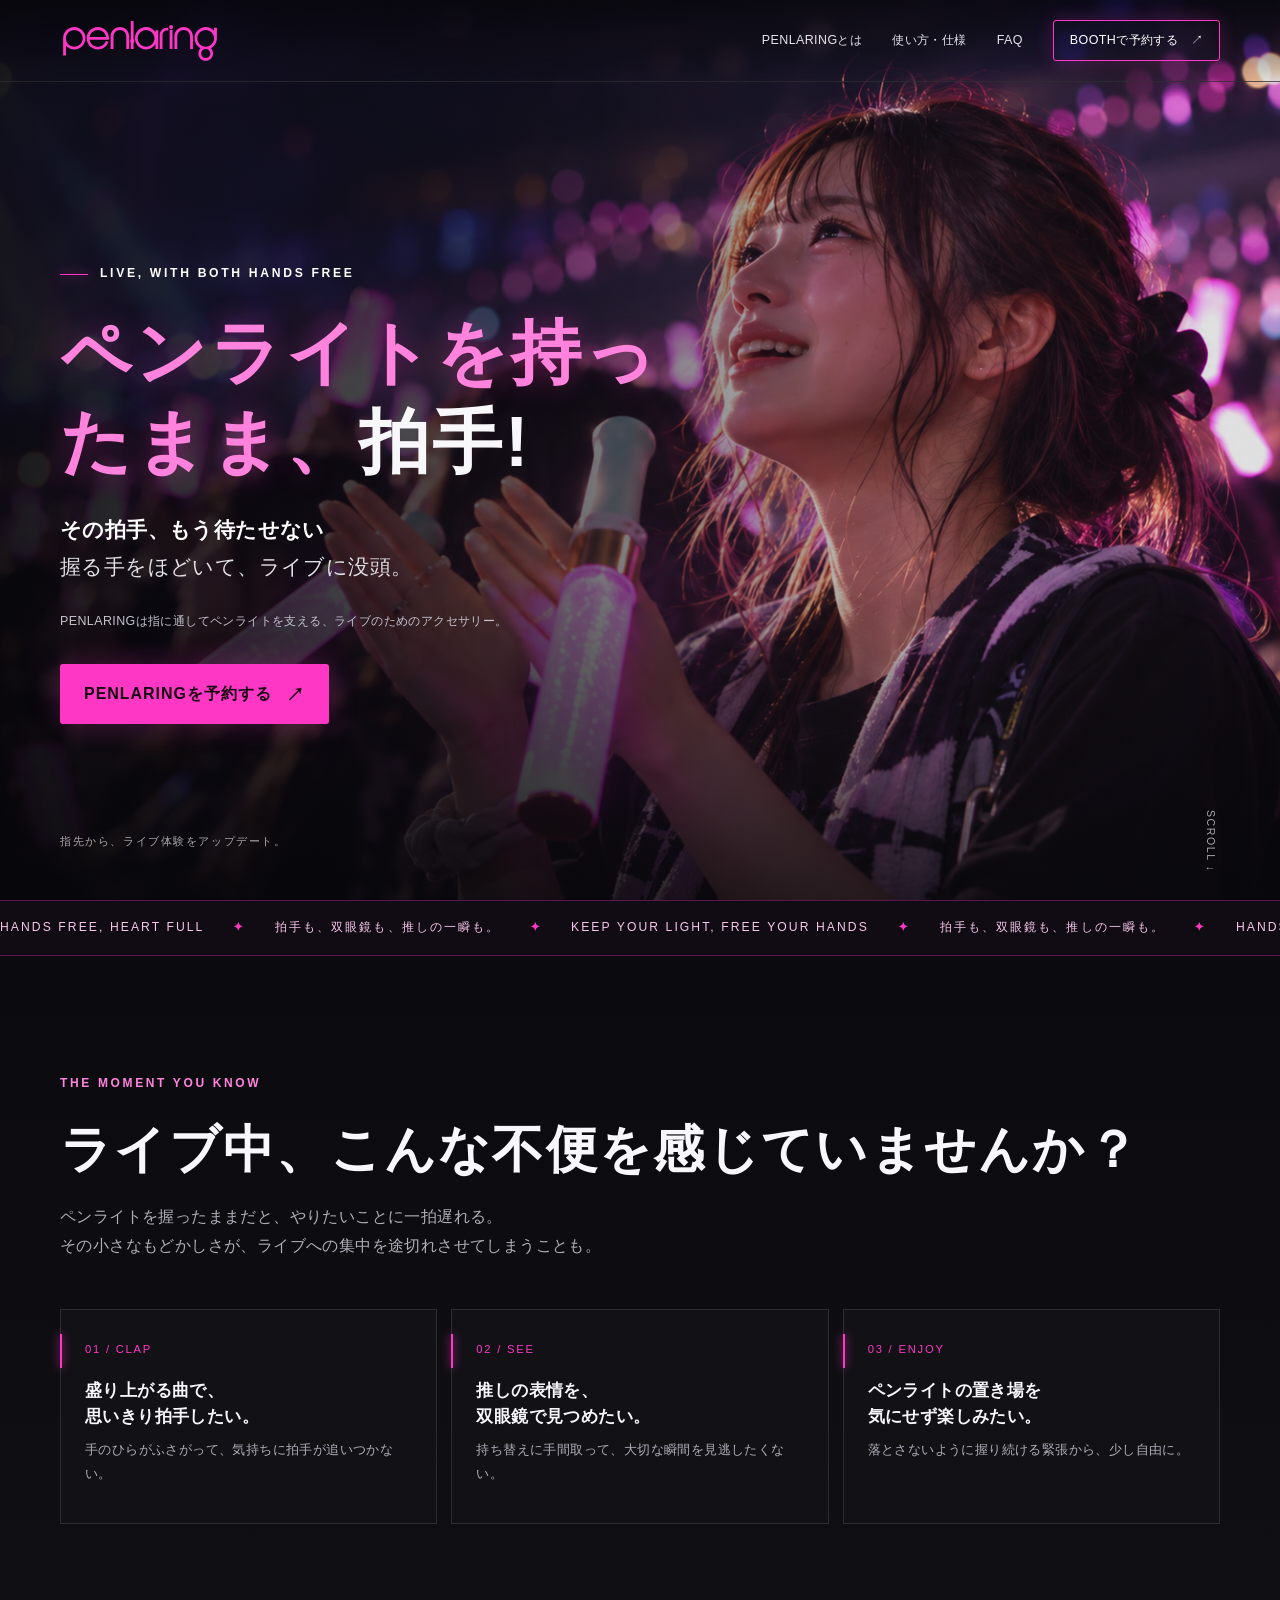
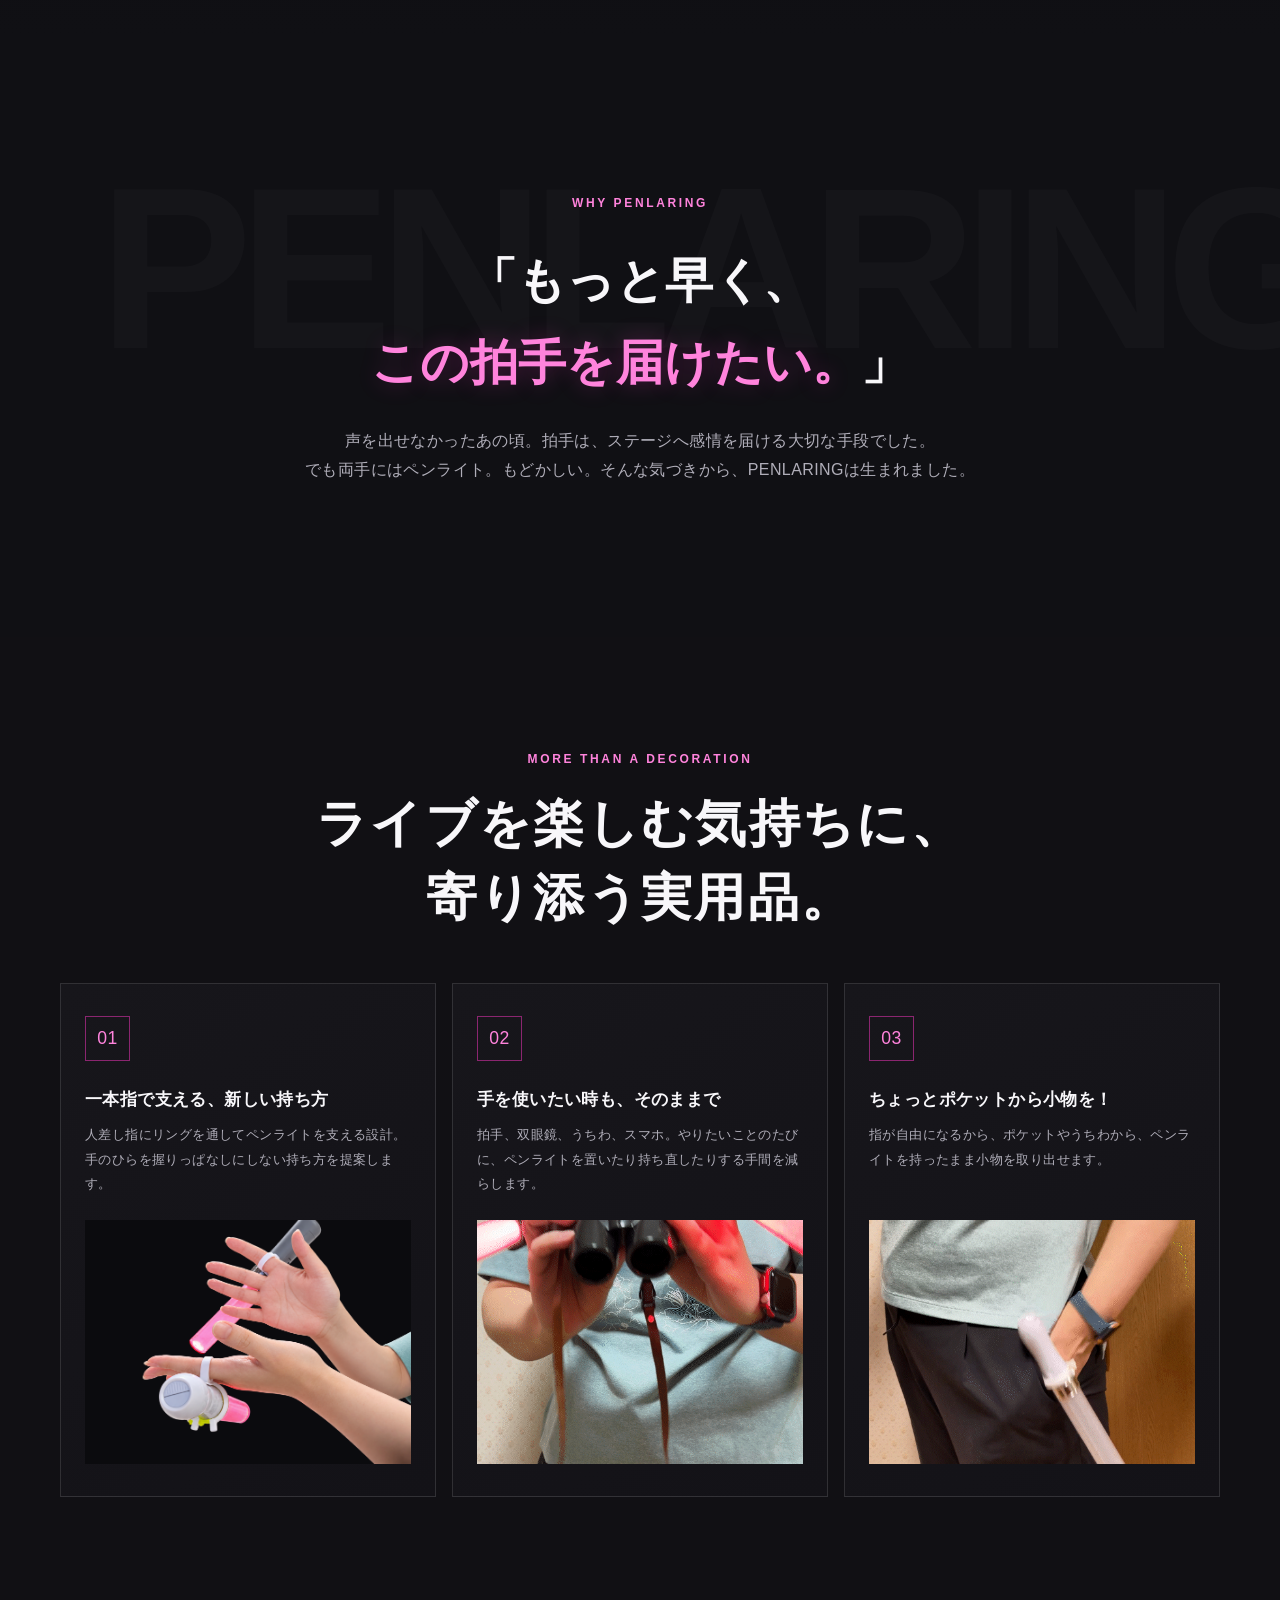
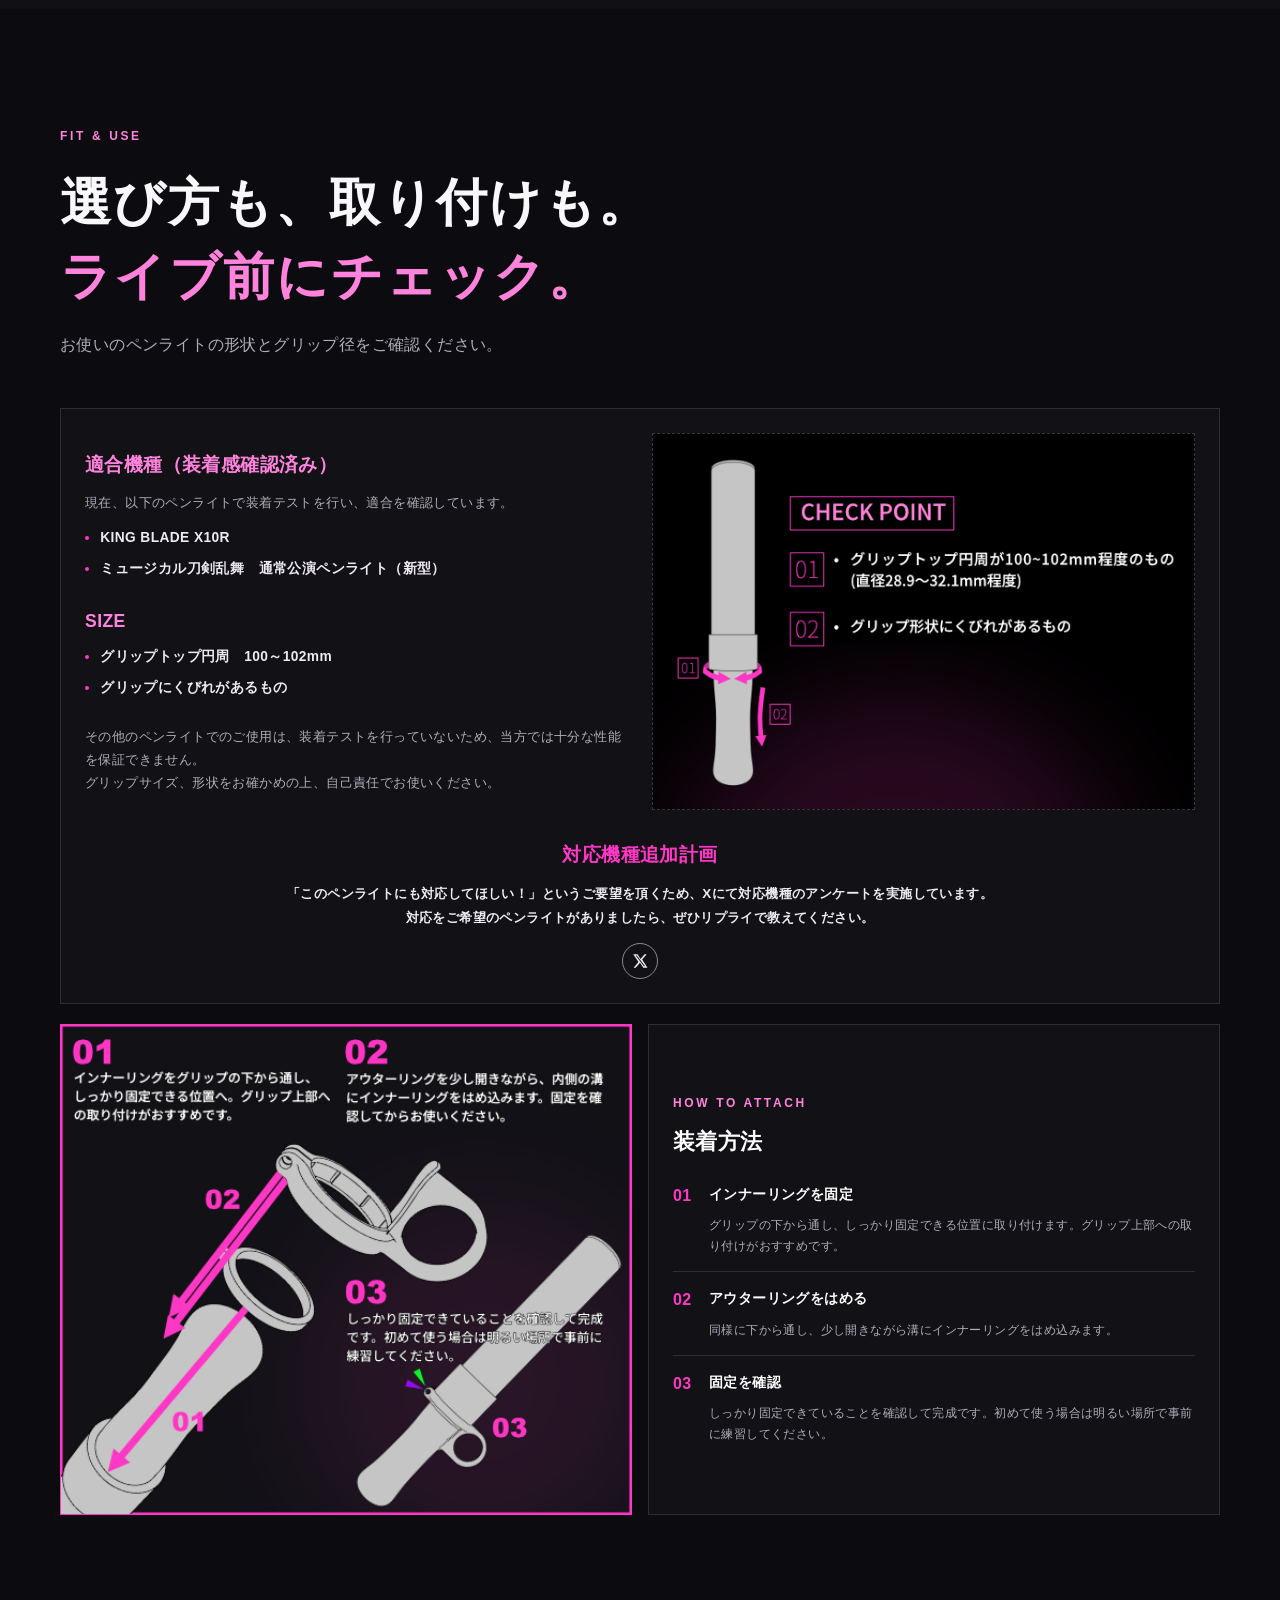
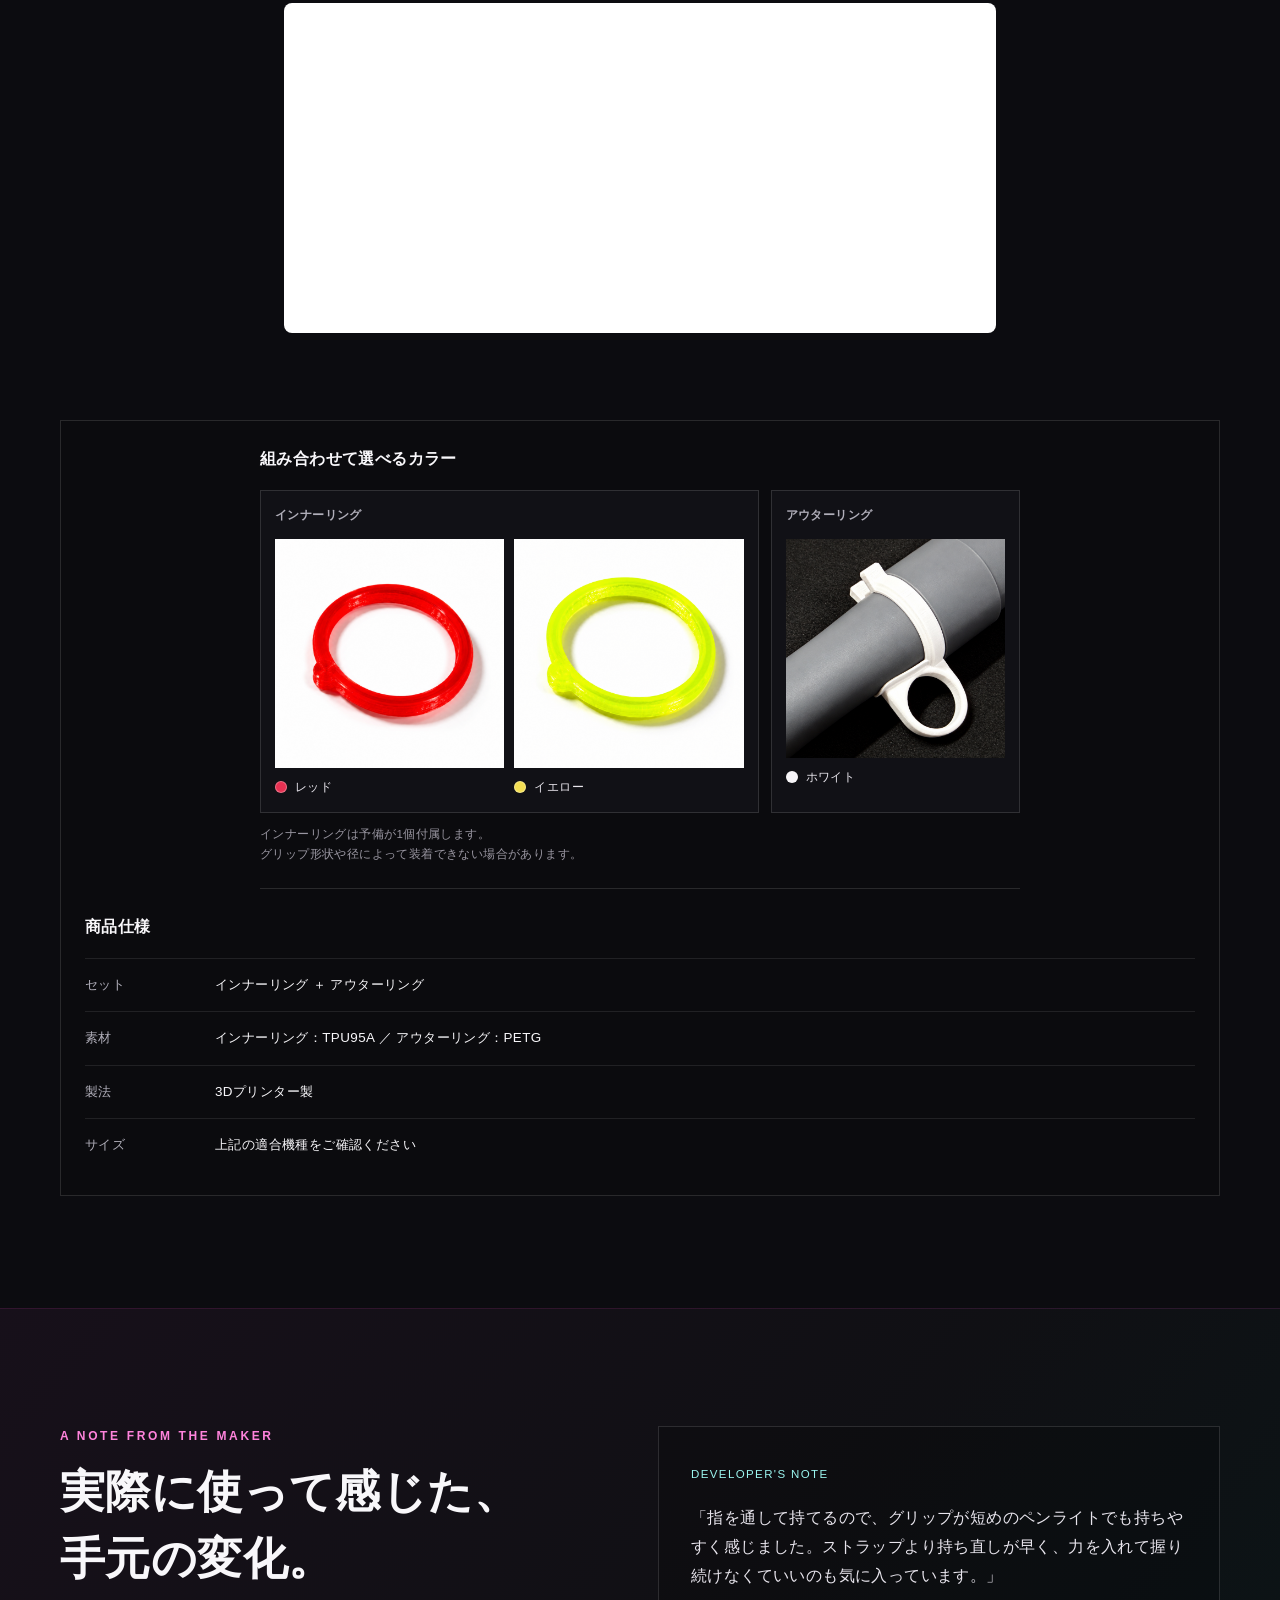
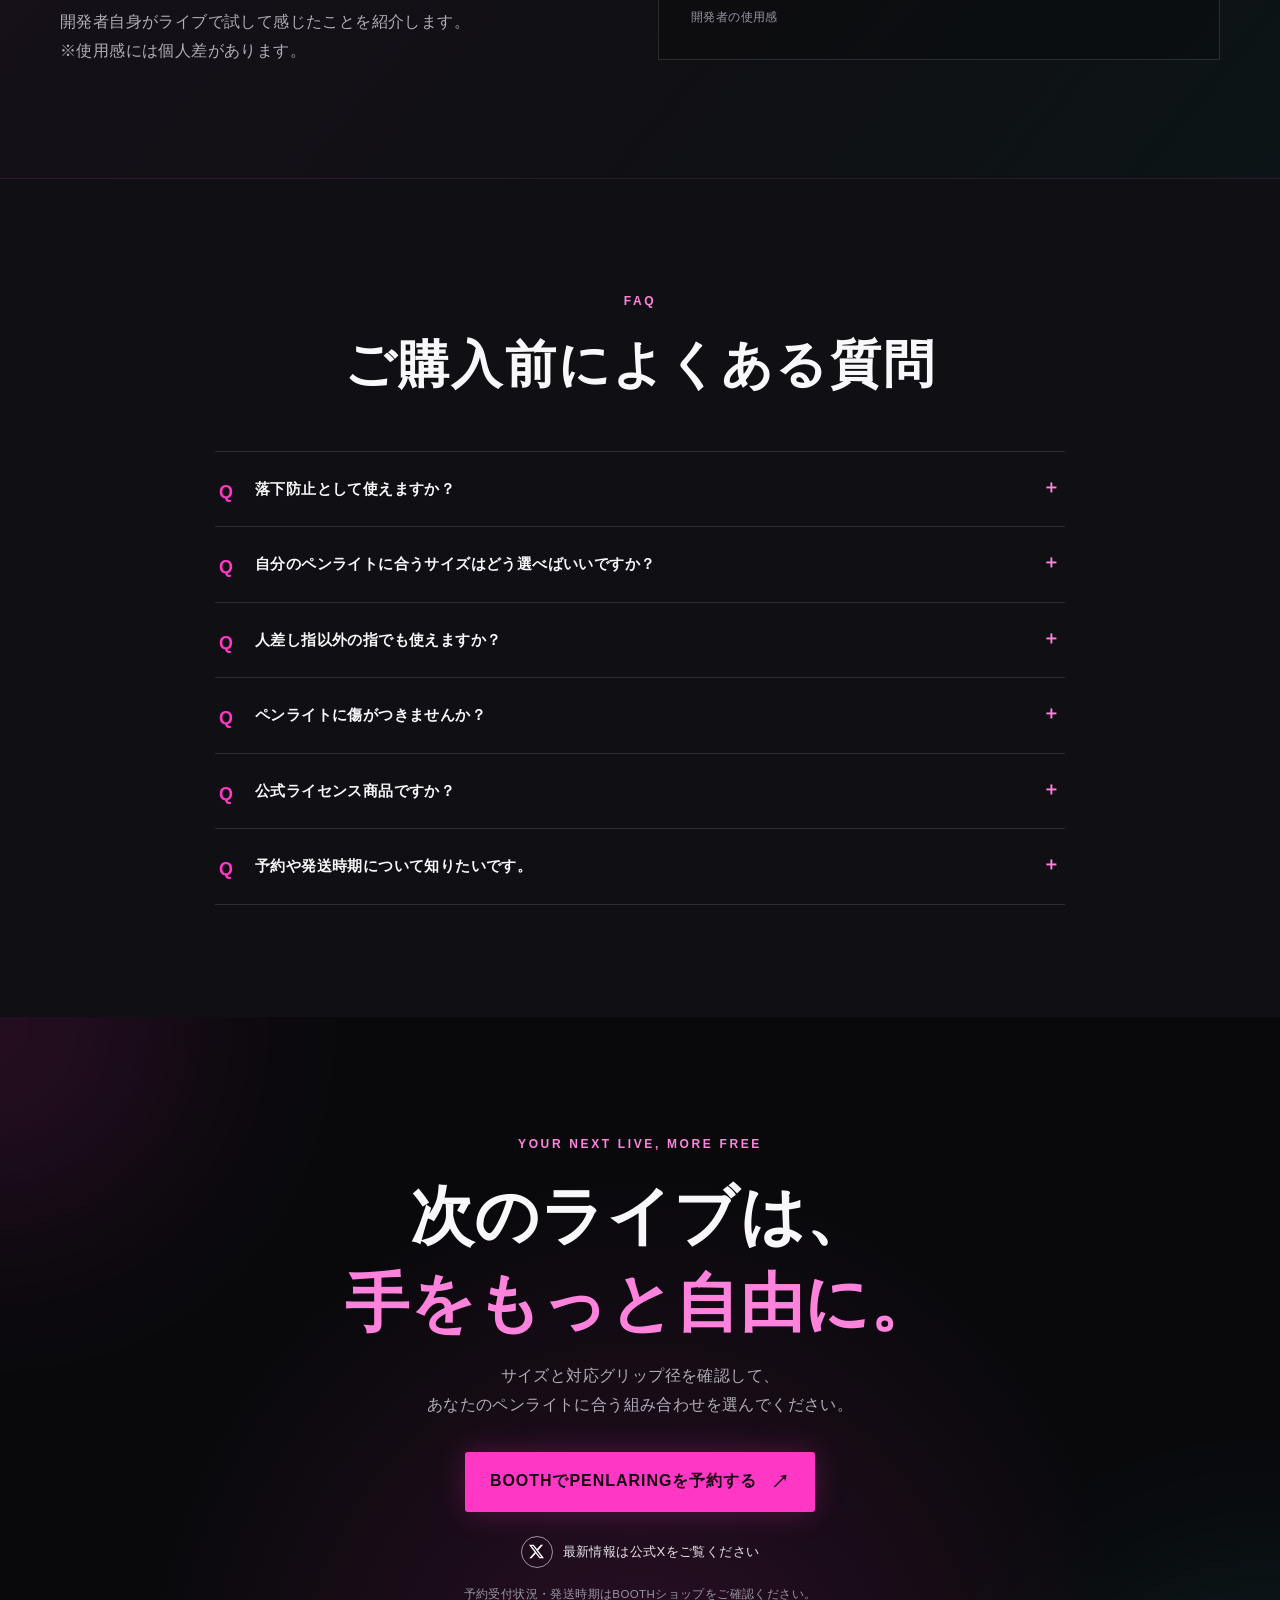
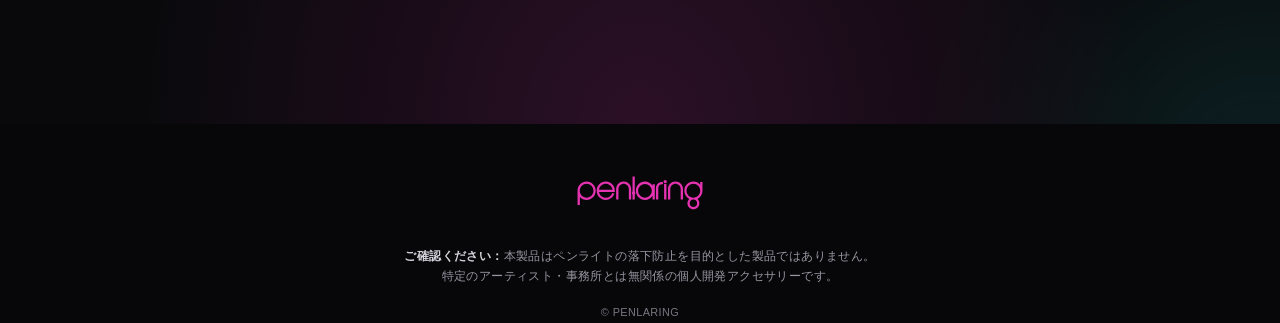
<file: index.html>
<!doctype html>
<html lang="ja">

<head>
  <!-- Google tag (gtag.js) -->
  <script async src="https://www.googletagmanager.com/gtag/js?id=G-Q7ZVG93JNR"></script>
  <script>
    window.dataLayer = window.dataLayer || [];
    function gtag() {dataLayer.push(arguments);}
    gtag('js', new Date());

    gtag('config', 'G-Q7ZVG93JNR');
  </script>
  <meta charset="utf-8">
  <meta name="viewport" content="width=device-width, initial-scale=1">
  <link rel="icon" type="image/png" sizes="16x16" href="assets/favicon-16.png">
  <link rel="icon" type="image/png" sizes="32x32" href="assets/favicon-32.png">
  <link rel="icon" type="image/png" sizes="48x48" href="assets/favicon-48.png">
  <link rel="canonical" href="https://shiba-design-rm.github.io/penlight-r-lp/">
  <meta name="theme-color" content="#08080b">
  <meta name="description" content="ペンライトを指で支えて、不便を解消。ライブをもっと自由に楽しむための実用アクセサリー、PENLARING。">
  <meta property="og:type" content="website">
  <meta property="og:site_name" content="PENLARING">
  <meta property="og:title" content="ペンライトを持ったまま拍手｜PENLARING">
  <meta property="og:description" content="ライブ中の拍手や双眼鏡など、ペンライトを持つ手の不便を減らすアクセサリー。">
  <meta property="og:url" content="https://shiba-design-rm.github.io/penlight-r-lp/">
  <meta property="og:image" content="https://shiba-design-rm.github.io/penlight-r-lp/assets/clap_sample.png">
  <meta property="og:image:alt" content="ペンライトを持ったまま拍手！PENLARING">
  <title>PENLARING｜ライブを快適にするペンライトアクセサリー</title>
  <link rel="stylesheet" href="assets/style.css">
</head>

<body>
  <header class="site-header">
    <div class="wrap header-inner">
      <a class="brand" href="#top" aria-label="PENLARING トップ"><img src="assets/penlarring-logo.svg" alt="PENLARING"></a>
      <nav class="nav" aria-label="ページ内ナビゲーション">
        <a href="#about">PENLARINGとは</a><a href="#how">使い方・仕様</a><a href="#faq">FAQ</a>
        <a class="nav-cta" href="https://navy-smith.booth.pm/">BOOTHで予約する　↗</a>
      </nav>
    </div>
  </header>

  <main id="top">
    <section class="hero" aria-label="PENLARING ファーストビュー">
      <div class="wrap">
        <div class="hero-content">
          <div class="hero-kicker">LIVE, WITH BOTH HANDS FREE</div>
          <h1><span class="accent">ペンライトを持ったまま、</span>拍手!</h1>
          <p class="hero-copy"><strong>その拍手、もう待たせない</strong><br>握る手をほどいて、ライブに没頭。</p>
          <p class="hero-note">PENLARINGは指に通してペンライトを支える、ライブのためのアクセサリー。</p>
          <a class="button button-primary" href="https://navy-smith.booth.pm/">PENLARINGを予約する <span
              class="arrow">↗</span></a>
        </div>
      </div>
      <div class="hero-foot"><span>指先から、ライブ体験をアップデート。</span><span>SCROLL ↓</span></div>
    </section>

    <div class="ticker" aria-hidden="true">
      <div class="ticker-inner">HANDS FREE, HEART FULL <b>✦</b> 拍手も、双眼鏡も、推しの一瞬も。 <b>✦</b> KEEP YOUR LIGHT, FREE YOUR
        HANDS <b>✦</b> 拍手も、双眼鏡も、推しの一瞬も。 <b>✦</b> HANDS FREE, HEART FULL <b>✦</b> 拍手も、双眼鏡も、推しの一瞬も。 <b>✦</b></div>
    </div>

    <section class="friction">
      <div class="wrap">
        <div class="section-head">
          <span class="eyebrow">THE MOMENT YOU KNOW</span>
          <h2>ライブ中、こんな不便を感じていませんか？</h2>
          <p>ペンライトを握ったままだと、やりたいことに一拍遅れる。<br>その小さなもどかしさが、ライブへの集中を途切れさせてしまうことも。</p>
        </div>
        <div class="pain-grid">
          <article class="pain-card"><span class="num">01 / CLAP</span>
            <h3>盛り上がる曲で、<br>思いきり拍手したい。</h3>
            <p>手のひらがふさがって、気持ちに拍手が追いつかない。</p>
          </article>
          <article class="pain-card"><span class="num">02 / SEE</span>
            <h3>推しの表情を、<br>双眼鏡で見つめたい。</h3>
            <p>持ち替えに手間取って、大切な瞬間を見逃したくない。</p>
          </article>
          <article class="pain-card"><span class="num">03 / ENJOY</span>
            <h3>ペンライトの置き場を<br>気にせず楽しみたい。</h3>
            <p>落とさないように握り続ける緊張から、少し自由に。</p>
          </article>
        </div>
        <!--
        <div class="reframe">
          <p>「持ち替える」ひと手間を、ライブの中からなくしたい。</p>
          <strong>ペンライトはそのまま。<span class="pink">手は、もっと自由に。</span></strong>
          <div class="youtube-video-slot" role="img" aria-label="YouTube動画埋め込みスペース"><span class="youtube-play-icon" aria-hidden="true">▶</span><span>YOUTUBE VIDEO</span></div>
        </div>
        -->
      </div>
    </section>

    <section class="origin">
      <div class="wrap origin-box">
        <span class="eyebrow">WHY PENLARING</span>
        <blockquote>「もっと早く、<br><span class="pink">この拍手を届けたい。</span>」</blockquote>
        <p>声を出せなかったあの頃。拍手は、ステージへ感情を届ける大切な手段でした。<br>でも両手にはペンライト。もどかしい。そんな気づきから、PENLARINGは生まれました。</p>
      </div>
    </section>

    <section class="benefits benefits--figma">
      <div class="wrap">
        <div class="section-head center" id="about">
          <span class="eyebrow">MORE THAN A DECORATION</span>
          <h2>ライブを楽しむ気持ちに、<br>寄り添う実用品。</h2>
        </div>
        <div class="benefit-list">
          <article class="benefit">
            <div class="icon">01</div>
            <h3>一本指で支える、新しい持ち方</h3>
            <p>人差し指にリングを通してペンライトを支える設計。手のひらを握りっぱなしにしない持ち方を提案します。</p><img class="benefit-photo-space"
              src="assets/benefit-grip.png" alt="人差し指にリングを通してペンライトを支える様子">
          </article>
          <article class="benefit">
            <div class="icon">02</div>
            <h3>手を使いたい時も、そのままで</h3>
            <p>拍手、双眼鏡、うちわ、スマホ。やりたいことのたびに、ペンライトを置いたり持ち直したりする手間を減らします。</p><img class="benefit-photo-space"
              src="assets/benefit-opera-glasses.gif" alt="ペンライトを持ちながら双眼鏡を使う様子">
          </article>
          <article class="benefit">
            <div class="icon">03</div>
            <h3>ちょっとポケットから小物を！</h3>
            <p>指が自由になるから、ポケットやうちわから、ペンライトを持ったまま小物を取り出せます。</p><img class="benefit-photo-space"
              src="assets/benefit-pocket.gif" alt="ペンライトを持ちながらポケットから小物を取り出す様子">
          </article>
        </div>
      </div>
    </section>

    <section class="how" id="how">
      <div class="wrap">
        <div class="section-head">
          <span class="eyebrow">FIT &amp; USE</span>
          <h2>選び方も、取り付けも。<br><span class="pink">ライブ前にチェック。</span></h2>
          <p>お使いのペンライトの形状とグリップ径をご確認ください。</p>
        </div>

        <div class="how-compatibility-panel">
          <div class="how-compatibility-main">
            <div class="how-compatibility-copy">
              <h3>適合機種（装着感確認済み）</h3>
              <p class="how-compatibility-intro">現在、以下のペンライトで装着テストを行い、適合を確認しています。</p>
              <ul class="how-check-list">
                <li>KING BLADE X10R</li>
                <li>ミュージカル刀剣乱舞　通常公演ペンライト（新型）</li>
              </ul>
              <h4>SIZE</h4>
              <ul class="how-check-list">
                <li>グリップトップ円周　100～102mm</li>
                <li>グリップにくびれがあるもの</li>
              </ul>
              <p class="how-compatibility-note">
                その他のペンライトでのご使用は、装着テストを行っていないため、当方では十分な性能を保証できません。<br>グリップサイズ、形状をお確かめの上、自己責任でお使いください。</p>
            </div>
            <button class="grip-type-illustration how-compatibility-image" type="button"
              aria-label="適合するグリップの確認ポイントを拡大表示">
              <img src="assets/compatibility-checkpoint.png" alt="グリップトップ円周100～102mm程度と、グリップにくびれがある形状の確認ポイント">
            </button>
          </div>
          <div class="how-compatibility-request">
            <h3>対応機種追加計画</h3>
            <p>「このペンライトにも対応してほしい！」というご要望を頂くため、Xにて対応機種のアンケートを実施しています。<br>対応をご希望のペンライトがありましたら、ぜひリプライで教えてください。</p>
            <a class="how-x-link" href="https://x.com/PENLARING/status/2108538433149059219?a=dVZm7BZUY5bq--4wjZU&s=20"
              target="_blank" rel="noopener noreferrer" aria-label="PENLARING公式Xで対応希望をリプライする">
              <svg viewBox="0 0 24 24" aria-hidden="true">
                <path
                  d="M18.9 2H22l-6.8 7.8L23.2 22h-6.3l-4.9-7.5L5.5 22H2.4l7.3-8.4L1.9 2h6.5l4.4 6.9L18.9 2zm-1.1 18h1.7L7.3 3.9H5.5L17.8 20z" />
              </svg>
            </a>
          </div>
        </div>

        <div class="how-installation-guide">
          <figure class="how-installation-visual">
            <img src="assets/installation-guide.png" alt="インナーリングをグリップに固定し、アウターリングをはめる3段階の装着方法">
          </figure>
          <div class="how-installation-copy">
            <span class="eyebrow">HOW TO ATTACH</span>
            <h3>装着方法</h3>
            <ol class="installation-steps">
              <li><span class="installation-step-number">01</span>
                <div class="installation-step-copy"><strong>インナーリングを固定</strong>
                  <p>グリップの下から通し、しっかり固定できる位置に取り付けます。グリップ上部への取り付けがおすすめです。</p>
                </div>
              </li>
              <li><span class="installation-step-number">02</span>
                <div class="installation-step-copy"><strong>アウターリングをはめる</strong>
                  <p>同様に下から通し、少し開きながら溝にインナーリングをはめ込みます。</p>
                </div>
              </li>
              <li><span class="installation-step-number">03</span>
                <div class="installation-step-copy"><strong>固定を確認</strong>
                  <p>しっかり固定できていることを確認して完成です。初めて使う場合は明るい場所で事前に練習してください。</p>
                </div>
              </li>
            </ol>
          </div>
        </div>

        <div class="assembly-mv" aria-hidden="true">
          <iframe width="1563" height="724" src="https://www.youtube.com/embed/O30EyV22XW0" title="" frameborder="0"
            allow="accelerometer; autoplay; clipboard-write; encrypted-media; gyroscope; picture-in-picture; web-share"
            referrerpolicy="strict-origin-when-cross-origin" allowfullscreen></iframe>
        </div>

        <div class="how-spec-panel">
          <div class="how-spec-colors">
            <h3>組み合わせて選べるカラー</h3>
            <div class="how-color-options">
              <div class="how-color-group">
                <h4 class="how-color-type">インナーリング</h4>
                <div class="how-color-items">
                  <figure class="how-color-swatch"><img src="assets/inner-ring-red.png" alt="レッドのインナーリング">
                    <figcaption><i class="dot dot-red"></i><span>レッド</span></figcaption>
                  </figure>
                  <figure class="how-color-swatch"><img src="assets/inner-ring-yellow.png" alt="イエローのインナーリング">
                    <figcaption><i class="dot dot-yellow"></i><span>イエロー</span></figcaption>
                  </figure>
                </div>
              </div>
              <div class="how-color-group how-color-group-outer">
                <h4 class="how-color-type">アウターリング</h4>
                <div class="how-color-items">
                  <figure class="how-color-swatch"><img src="assets/outer-ring-white.png" alt="グリップに装着したホワイトのアウターリング">
                    <figcaption><i class="dot dot-white"></i><span>ホワイト</span></figcaption>
                  </figure>
                </div>
              </div>
            </div>
            <p class="how-spec-notice">インナーリングは予備が1個付属します。<br>グリップ形状や径によって装着できない場合があります。</p>
          </div>
          <div class="how-spec-main">
            <h3>商品仕様</h3>
            <div class="how-spec-row"><span>セット</span><span>インナーリング ＋ アウターリング</span></div>
            <div class="how-spec-row"><span>素材</span><span>インナーリング：TPU95A ／ アウターリング：PETG</span></div>
            <div class="how-spec-row"><span>製法</span><span>3Dプリンター製</span></div>
            <div class="how-spec-row"><span>サイズ</span><span>上記の適合機種をご確認ください</span></div>
          </div>
        </div>
      </div>
    </section>

    <section class="quote">
      <div class="wrap quote-inner">
        <div><span class="eyebrow">A NOTE FROM THE MAKER</span>
          <h2>実際に使って感じた、<br>手元の変化。</h2>
          <p>開発者自身がライブで試して感じたことを紹介します。<br>※使用感には個人差があります。</p>
        </div>
        <div class="quote-card"><span class="label">DEVELOPER'S NOTE</span>
          <p>「指を通して持てるので、グリップが短めのペンライトでも持ちやすく感じました。ストラップより持ち直しが早く、力を入れて握り続けなくていいのも気に入っています。」</p><small>開発者の使用感</small>
        </div>
      </div>
    </section>

    <section class="faq" id="faq">
      <div class="wrap">
        <div class="section-head center"><span class="eyebrow">FAQ</span>
          <h2>ご購入前によくある質問</h2>
        </div>
        <div class="faq-list">
          <details>
            <summary>落下防止として使えますか？</summary>
            <div class="answer">本製品は落下防止を主な目的とした製品ではありません。指に通して使う、通常とは異なる携帯方法を提案するアクセサリーです。</div>
          </details>
          <details>
            <summary>自分のペンライトに合うサイズはどう選べばいいですか？</summary>
            <div class="answer">グリップ部分の直径を測り、形状とあわせてBOOTHの対応情報をご確認ください。円柱形でないもの、対応径から大きく外れるものは装着できない場合があります。</div>
          </details>
          <details>
            <summary>人差し指以外の指でも使えますか？</summary>
            <div class="answer">人差し指への装着を前提に設計されています。他の指でもお試しいただけますが、フィット感や安定性には個人差があります。</div>
          </details>
          <details>
            <summary>ペンライトに傷がつきませんか？</summary>
            <div class="answer">
              インナーリングは柔軟性のあるTPU素材です。ただし、塗装や特殊なグリップ素材への影響は保証できません。心配な場合は目立たない箇所でお試しください。また、長期間つけたままにしないでください。</div>
          </details>
          <details>
            <summary>公式ライセンス商品ですか？</summary>
            <div class="answer">
              PENLARINGは特定のアーティストやグループとは無関係の、個人が独自開発した周辺アクセサリーです。いかなるアーティスト・事務所とも提携・ライセンス契約はなく、他社商品のコピー品でもありません。</div>
          </details>
          <details>
            <summary>予約や発送時期について知りたいです。</summary>
            <div class="answer">BOOTHのショップページにて、最新の予約受付状況と発送予定をご確認ください。サイズを選んでカートに追加し、ご注文いただけます。</div>
          </details>
        </div>
      </div>
    </section>

    <section class="reservation" id="reservation">
      <div class="wrap">
        <span class="eyebrow">YOUR NEXT LIVE, MORE FREE</span>
        <h2>次のライブは、<br><span class="pink">手をもっと自由に。</span></h2>
        <p>サイズと対応グリップ径を確認して、<br>あなたのペンライトに合う組み合わせを選んでください。</p>
        <a class="button button-primary" href="https://navy-smith.booth.pm/" target="_blank"
          rel="noopener noreferrer">BOOTHでPENLARINGを予約する <span class="arrow">↗</span></a>
        <div class="official-x">
          <a class="official-x-link" href="https://x.com/PENLARING" target="_blank" rel="noopener noreferrer"
            aria-label="PENLARING公式Xを新しいタブで開く">
            <svg viewBox="0 0 24 24" aria-hidden="true">
              <path
                d="M18.9 1.15h3.68l-8.04 9.19L24 22.85h-7.41l-5.8-7.58-6.64 7.58H.47l8.6-9.83L0 1.15h7.59l5.24 6.93L18.9 1.15Zm-1.29 19.49h2.04L6.49 3.24H4.3l13.31 17.4Z" />
            </svg>
          </a>
          <p>最新情報は公式Xをご覧ください</p>
        </div>
        <p class="reserve-note">予約受付状況・発送時期はBOOTHショップをご確認ください。</p>
      </div>
    </section>
  </main>
  <footer>
    <div class="wrap footer-inner"><a class="footer-brand" href="#top"><img src="assets/penlarring-logo.svg"
          alt="PENLARING"></a>
      <div class="footer-disclaimer">
        <strong>ご確認ください：</strong>本製品はペンライトの落下防止を目的とした製品ではありません。<br>特定のアーティスト・事務所とは無関係の個人開発アクセサリーです。
      </div><span class="footer-copy">© PENLARING</span>
    </div>
  </footer>
  <div class="mobile-cta"><a class="button button-primary" href="https://navy-smith.booth.pm/">BOOTHで予約する <span
        class="arrow">↗</span></a></div>
  <dialog class="illustration-preview" aria-label="イラストの拡大表示">
    <button class="preview-close" type="button" aria-label="拡大表示を閉じる">×</button>
    <div class="preview-content"></div>
  </dialog>
  <script>
    const illustrationPreview = document.querySelector('.illustration-preview');
    const previewContent = illustrationPreview.querySelector('.preview-content');
    document.querySelectorAll('.grip-type-illustration').forEach((illustration) => {
      illustration.addEventListener('click', () => {
        const enlarged = illustration.cloneNode(true);
        enlarged.classList.add('is-preview');
        enlarged.disabled = true;
        enlarged.querySelector('.zoom-indicator')?.remove();
        previewContent.replaceChildren(enlarged);
        illustrationPreview.showModal();
      });
    });
    illustrationPreview.querySelector('.preview-close').addEventListener('click', () => illustrationPreview.close());
    illustrationPreview.addEventListener('click', (event) => {
      if (event.target === illustrationPreview) illustrationPreview.close();
    });
  </script>
</body>

</html>
</file>
<file: assets/style.css>
:root {
      color-scheme: dark;
      --ink: #08080b;
      --panel: #111116;
      --panel-raised: #17171e;
      --line: rgba(255,255,255,.12);
      --white: #f8f7fa;
      --muted: #b0aeb9;
      --pink: #ff37c5;
      --pink-soft: #ff83dc;
      --cyan: #9af4ee;
      --content: 1160px;
    }
    * { box-sizing: border-box; }
    html { scroll-behavior: smooth; }
    body {
      margin: 0;
      background: var(--ink);
      color: var(--white);
      font-family: "Noto Sans JP", "Yu Gothic", "Hiragino Kaku Gothic ProN", Meiryo, sans-serif;
      line-height: 1.8;
      letter-spacing: .025em;
    }
    /* div,a,img,p,span{ border:solid 1px #ffffff;} */
    a { color: inherit; }
    img { display: block; max-width: 100%; }
    .wrap { width: min(var(--content), calc(100% - 48px)); margin-inline: auto; }
    .eyebrow { color: var(--pink-soft); font-size: .75rem; letter-spacing: .22em; font-weight: 800; text-transform: uppercase; }
    .site-header {
      position: absolute; z-index: 5; inset: 0 0 auto; height: 82px;
      display: flex; align-items: center; border-bottom: 1px solid rgba(255,255,255,.12);
      background: linear-gradient(180deg, rgba(5,5,9,.72), transparent);
    }
    .header-inner { display:flex; align-items:center; justify-content:space-between; }
    .brand { display:flex; width: 160px; align-items:center; }
    .brand img { width:100%; height:auto; }
    .nav { display:flex; align-items:center; gap:30px; font-size:.78rem; color:#e5e2eb; }
    .nav a { text-decoration:none; transition:color .2s; }
    .nav a:hover { color:var(--pink-soft); }
    .nav .nav-cta { padding:8px 16px; border:1px solid var(--pink); border-radius:3px; color:#fff; box-shadow:0 0 20px rgba(255,55,197,.2); }

    .hero { min-height:760px; height:min(920px, 100svh); position:relative; overflow:hidden; display:flex; align-items:center; isolation:isolate; background:#100d18; }
    .hero::before { content:""; position:absolute; z-index:-2; inset:0; background:url("./penlarring-fv.png") center 43% / cover no-repeat; }
    .hero::after { content:""; position:absolute; z-index:-1; inset:0; background:linear-gradient(90deg, rgba(6,6,10,.92) 0%, rgba(6,6,10,.72) 34%, rgba(6,6,10,.12) 78%), linear-gradient(0deg, rgba(8,8,11,.72), transparent 36%); }
    .hero-content { padding-top:80px; max-width:665px; }
    .hero-kicker { display:inline-flex; align-items:center; gap:12px; color:#fff; font-size:.76rem; letter-spacing:.22em; font-weight:700; }
    .hero-kicker::before { content:""; width:28px; height:1px; background:var(--pink); box-shadow:0 0 12px var(--pink); }
    .hero-content h1 { margin:24px 0; font-size:clamp(2.55rem, 6.2vw, 4.4rem); line-height:1.26; letter-spacing:.045em; font-weight:900; }
    h1 .accent { color:var(--pink-soft); text-shadow:0 0 28px rgba(255,55,197,.4); }
    .hero-copy { margin:0; color:#e1dfe6; font-size:clamp(1rem, 1.65vw, 1.3rem); font-weight:500; }
    .hero-copy strong { color:#fff; }
    .hero-note { margin:24px 0 32px; font-size:.78rem; color:#c4c1ce; }
    .button { display:inline-flex; align-items:center; justify-content:center; gap:14px; min-height:60px; padding:0 24px; border-radius:3px; text-decoration:none; font-weight:800; letter-spacing:.06em; transition:transform .2s, box-shadow .2s, background .2s; }
    .button:hover { transform:translateY(-2px); box-shadow:0 12px 34px rgba(255,55,197,.25); }
    .button-primary { background:var(--pink); color:#160713; box-shadow:0 0 30px rgba(255,55,197,.24); }
    .button-primary:hover { background:#ff68d4; }
    .button .arrow { font-size:1.15rem; }
    .hero-foot { position:absolute; bottom:27px; left:50%; transform:translateX(-50%); width:min(var(--content), calc(100% - 48px)); display:flex; justify-content:space-between; align-items:center; color:rgba(255,255,255,.64); font-size:.66rem; letter-spacing:.15em; }
    .hero-foot span:last-child { writing-mode:vertical-rl; }

    .ticker { border-block:1px solid rgba(255,55,197,.3); background:#110c14; overflow:hidden; white-space:nowrap; color:#f7c7ec; font-size:.76rem; letter-spacing:.17em; }
    .ticker-inner { padding:16px 0; animation: drift 25s linear infinite; width:max-content; }
    .ticker b { color:var(--pink); margin:0 24px; }
    @keyframes drift { to { transform:translateX(-50%); } }
    section { padding:112px 0; }
    .section-head { max-width:100%; margin-bottom:48px; }
    .section-head h2 { margin:16px 0; font-size:clamp(1.8rem, 4vw, 3.25rem); letter-spacing:.045em; line-height:1.45; }
    .section-head p { margin:0; color:var(--muted); }
    .center { text-align:center; margin-inline:auto; }
    .center .eyebrow { display:block; }
    .pink { color:var(--pink-soft); }

    .friction { background:linear-gradient(180deg, #0b0a0e 0%, #101014 100%); }
    .pain-grid { display:grid; grid-template-columns:repeat(3, 1fr); gap:14px; }
    .pain-card { min-height:215px; padding:24px; background:var(--panel); border:1px solid var(--line); position:relative; }
    .pain-card::before { content:""; position:absolute; left:-1px; top:24px; height:34px; width:2px; background:var(--pink); box-shadow:0 0 10px var(--pink); }
    .pain-card .num { color:var(--pink); font-family:Arial,sans-serif; font-size:.7rem; letter-spacing:.16em; }
    .pain-card h3 { margin:16px 0 8px; font-size:1.04rem; line-height:1.55; }
    .pain-card p { color:var(--muted); font-size:.83rem; margin:0; }
    .reframe { margin-top:48px; padding:24px; text-align:center; background:linear-gradient(90deg, rgba(255,55,197,.08), rgba(154,244,238,.035)); border-block:1px solid rgba(255,255,255,.09); }
    .reframe p { margin:0; color:#dedbe4; }
    .reframe strong { display:block; color:#fff; font-size:clamp(1.1rem, 2.5vw, 1.75rem); margin-top:8px; }
    .youtube-video-slot { display:grid; grid-template-columns:auto 1fr; align-items:center; justify-items:center; gap:12px; width:min(100%, 760px); aspect-ratio:16 / 9; margin:24px auto 0; border:1px dashed rgba(255,255,255,.25); background:#08080b; color:#8d8995; font-size:.72rem; letter-spacing:.14em; }
    .youtube-play-icon { display:grid; place-items:center; width:44px; height:44px; padding-left:3px; border:1px solid rgba(255,55,197,.65); border-radius:50%; color:var(--pink-soft); font-size:.9rem; }

    .origin { position:relative; overflow:hidden; background:#101014; }
    .origin::after { content:"PENLARING"; position:absolute; right:-4vw; top:25px; font-family:Arial,sans-serif; font-size:clamp(6rem, 18vw, 17rem); font-weight:900; letter-spacing:-.06em; color:rgba(255,255,255,.025); pointer-events:none; }
    .origin-box { position:relative; z-index:1; max-width:790px; margin:auto; text-align:center; padding:40px 24px; }
    .origin-box blockquote { margin:24px 0; font-size:clamp(1.5rem, 4vw, 3rem); line-height:1.7; font-weight:800; }
    .origin-box p { color:var(--muted); margin:0; }
    .origin-box .pink { text-shadow:0 0 22px rgba(255,55,197,.27); }


    .benefits { background:#121216; }
    .benefits--figma { background:#111014; }
    .benefits--figma .benefit { border-color:rgba(255,255,255,.12); background:linear-gradient(145deg, #17161b, #131217); }
    .installation-guide { display:grid; grid-template-columns:1fr 1fr; gap:24px; align-items:stretch; margin-top:24px; border:0; text-align:left; }
    .installation-illustration { align-self:stretch; width:100%; height:100%; min-height:0; border:0; background:#fff; object-fit:contain; }
    .installation-copy { display:flex; flex-direction:column; justify-content:center; min-width:0; padding:32px; border:1px solid var(--line); background:#111116; text-align:left; }
    .installation-copy .eyebrow, .installation-step-copy, .installation-step-number { border:0; }
    .installation-copy h3 { margin:8px 0 0; color:#fff; font-size:1.5rem; line-height:1.4; }
    .installation-steps { display:grid; gap:16px; margin:24px 0 0; padding:0; list-style:none; }
    .installation-steps li { display:grid; grid-template-columns:32px minmax(0, 1fr); gap:16px; padding-bottom:16px; border-bottom:1px solid var(--line); }
    .installation-steps li:last-child { padding-bottom:0; border-bottom:0; }
    .installation-step-number { color:var(--pink); font-family:Arial,sans-serif; font-weight:800; }
    .installation-steps strong { display:block; color:#fff; font-size:.95rem; }
    .installation-steps p { margin:8px 0 0; border:0; color:var(--muted); font-size:.82rem; line-height:1.7; }
    .benefit-list { display:grid; grid-template-columns:repeat(3,1fr); grid-auto-rows:1fr; gap:16px; }
    .benefit { display:flex; flex-direction:column; padding:32px 24px; min-height:255px; border:1px solid var(--line); background:linear-gradient(145deg, #19191f, #101014); }
    .benefit .icon { width:45px; height:45px; display:grid; place-items:center; border:1px solid rgba(255,55,197,.5); color:var(--pink-soft); font-size:1.1rem; margin-bottom:24px; }
    .benefit h3 { margin:0 0 8px; font-size:1.05rem; }
    .benefit p { flex:1; margin:0; color:var(--muted); font-size:.84rem; }
    .benefit-photo-space { display:block; width:100%; aspect-ratio:4 / 3; object-fit:cover; margin-top:24px; border:0; background:#0b0b0e; }
    .scenes { padding-top:32px; display:grid; grid-template-columns:repeat(3,1fr); gap:12px; }
    .scene { padding:24px; border-top:1px solid var(--pink); background:rgba(255,255,255,.025); }
    .scene small { color:var(--cyan); font-size:.69rem; letter-spacing:.1em; }
    .scene h4 { margin:8px 0; font-size:.95rem; }
    .scene p { margin:0; color:var(--muted); font-size:.8rem; }

    .how { background:#0c0c10; }
    .grip-type-grid { display:grid; grid-template-columns:1fr; gap:16px; margin-top:24px; }
    .grip-type-card { min-width:0; padding:24px; border:1px solid var(--line); background:#111116; text-align:left; }
    .grip-type-card h3 { margin:0 0 16px; color:#fff; font-size:1.2rem; }
    .grip-type-detail { display:grid; grid-template-columns:minmax(0, 1fr) max-content; gap:16px; align-items:start; border:0; }
    .grip-type-illustration { position:relative; display:block; align-self:stretch; width:100%; min-width:0; min-height:0; padding:0; appearance:none; border:1px dashed rgba(255,255,255,.22); border-radius:0; background:#0b0b0e; color:#fff; cursor:zoom-in; }
    .grip-type-illustration:focus-visible { outline:2px solid var(--pink); outline-offset:3px; }
    .grip-type-illustration-wide { aspect-ratio:16 / 9; }
    .grip-type-illustration img { display:block; width:100%; height:100%; object-fit:contain; }
    .zoom-indicator { position:absolute; right:12px; bottom:12px; display:grid; place-items:center; width:36px; height:36px; border:1px solid rgba(255,255,255,.35); border-radius:50%; background:rgba(8,8,11,.78); color:#fff; pointer-events:none; }
    .zoom-indicator svg { width:18px; height:18px; fill:none; stroke:currentColor; stroke-width:1.7; stroke-linecap:round; stroke-linejoin:round; }
    .illustration-preview { position:relative; width:fit-content; max-width:calc(100vw - 32px); max-height:calc(100vh - 32px); padding:56px 20px 20px; overflow:visible; border:1px solid rgba(255,255,255,.2); border-radius:4px; background:#111116; color:var(--white); }
    .illustration-preview::backdrop { background:rgba(0,0,0,.82); backdrop-filter:blur(5px); }
    .preview-content { display:grid; place-items:center; max-width:calc(100vw - 72px); max-height:calc(100vh - 108px); }
    .grip-type-illustration.is-preview { width:min(78vw, 1000px); height:min(72vh, 720px); min-height:0; aspect-ratio:auto; cursor:default; }
    .preview-close { position:absolute; top:12px; right:12px; display:grid; place-items:center; width:36px; height:36px; padding:0; border:1px solid rgba(255,255,255,.35); border-radius:50%; background:#1b1b22; color:#fff; font-size:1.5rem; line-height:1; cursor:pointer; }
    .grip-fields { display:grid; align-self:start; gap:12px; border:0; }
    .grip-field { display:grid; gap:4px; min-width:0; }
    .grip-field-label { border:0; color:var(--muted); font-size:.75rem; }
    .grip-control { display:flex; align-items:center; gap:8px; border:0; }
    .grip-value-slot { display:flex; align-items:center; width:100%; min-width:0; min-height:40px; padding:8px; border:1px dashed rgba(255,255,255,.22); border-radius:2px; background:#09090c; color:var(--white); font-size:.82rem; }
    .grip-unit { flex:none; border:0; color:var(--muted); font-size:.75rem; }
    .spec-panel { margin-top:48px; display:grid; grid-template-columns:1fr; border:1px solid var(--line); }
    .spec-main,.spec-colors { padding:32px; }
    .spec-colors { border-bottom:1px solid var(--line); }
    .spec-panel h3 { margin:0 0 16px; font-size:1.05rem; }
    .spec-row { display:flex; gap:20px; padding:16px 0; border-top:1px solid rgba(255,255,255,.09); font-size:.84rem; }
    .spec-row span:first-child { width:110px; color:var(--muted); flex:none; }
    .color-options { display:grid; grid-template-columns:repeat(3, minmax(0, 1fr)); gap:16px; }
    .color-option { display:flex; flex-direction:column; min-width:0; padding:16px; border:1px solid rgba(255,255,255,.13); background:#111116; }
    .color-part-type { margin:0 0 12px; color:var(--muted); font-size:.75rem; font-weight:600; }
    .color-part-image { width:100%; aspect-ratio:1 / 1; border:1px dashed rgba(255,255,255,.22); background:linear-gradient(135deg, rgba(255,55,197,.035), rgba(154,244,238,.025)), #0b0b0e; }
    .color-option-label { display:flex; align-items:center; gap:8px; margin-top:8px; color:#e8e5ec; font-size:.78rem; }
    .dot { width:12px; height:12px; border-radius:50%; border:1px solid rgba(255,255,255,.3); }
    .dot-red { background:#e73152; }
    .dot-yellow { background:#f3de53; }
    .dot-white { background:#f7f5f8; }
    .notice { color:#9996a1; font-size:.75rem; margin:16px 0 0; }

    .quote { background:linear-gradient(130deg,#17101a,#101014 60%,#0b1416); border-block:1px solid rgba(255,55,197,.13); }
    .quote-inner { display:grid; grid-template-columns:1fr 1fr; gap:36px; align-items:center; }
    .quote h2 { font-size:clamp(1.75rem,3.6vw,2.8rem); line-height:1.5; margin:8px 0 16px; }
    .quote p { color:var(--muted); margin:0; }
    .quote-card { padding:32px; border:1px solid rgba(255,255,255,.13); background:rgba(0,0,0,.2); }
    .quote-card .label { color:var(--cyan); font-size:.72rem; letter-spacing:.12em; }
    .quote-card p { color:#e8e5ed; font-size:1rem; margin:16px 0 0; }
    .quote-card small { display:block; margin-top:16px; color:#9996a1; font-size:.72rem; }

    .faq { background:#101014; }
    .faq-list { max-width:850px; margin:auto; border-top:1px solid var(--line); }
    details { border-bottom:1px solid var(--line); }
    summary { list-style:none; cursor:pointer; position:relative; padding:24px 48px 24px 40px; font-size:.92rem; font-weight:700; }
    summary::-webkit-details-marker { display:none; }
    summary::before { content:"Q"; position:absolute; left:4px; color:var(--pink); font-family:Arial,sans-serif; font-size:1.12rem; }
    summary::after { content:"＋"; position:absolute; right:5px; color:var(--pink-soft); font-size:1.1rem; top:20px; }
    details[open] summary::after { content:"−"; }
    .answer { padding:0 48px 24px 40px; color:var(--muted); font-size:.86rem; }
    .answer::before { content:"A"; color:var(--cyan); font-weight:800; margin-left:-40px; margin-right:24px; }

    .reservation { padding:112px 0 120px; text-align:center; position:relative; overflow:hidden; background:radial-gradient(ellipse at 50% 100%, rgba(255,55,197,.14), transparent 55%), #09090c; }
    .reservation::before,.reservation::after { content:""; position:absolute; width:380px; height:380px; border-radius:50%; filter:blur(100px); opacity:.12; pointer-events:none; }
    .reservation::before { background:#ff37c5; top:-180px; left:-200px; }.reservation::after { background:#28c7bf; bottom:-240px; right:-170px; }
    .reservation .wrap { position:relative; z-index:1; }
    .reservation h2 { margin:16px 0; font-size:clamp(2rem,5vw,4rem); line-height:1.35; }
    .reservation > .wrap > p { color:var(--muted); margin:0 auto 32px; }
    .reservation .button { min-width:min(350px,100%); }
    .official-x { display:flex; align-items:center; justify-content:center; gap:10px; margin:24px auto 0; }
    .official-x-link { display:grid; place-items:center; width:32px; height:32px; border:1px solid rgba(255,255,255,.55); border-radius:50%; color:#fff; transition:color .2s, border-color .2s, background .2s; }
    .official-x-link:hover { color:var(--ink); border-color:#fff; background:#fff; }
    .official-x-link svg { display:block; width:15px; height:15px; fill:currentColor; }
    .official-x p { margin:0; color:#e8e5ec; font-size:.82rem; }
    .reserve-note { max-width:610px; margin:16px auto 0!important; color:#9895a0!important; font-size:.72rem; }
    .footer-disclaimer { max-width:760px; color:#9996a1; font-size:.72rem; }
    .footer-disclaimer strong { color:#d8d5de; }
    footer { padding:32px 0 0; background:#07070a; }
    .footer-inner { display:flex; flex-direction:column; align-items:center; justify-content:center; gap:16px; text-align:center; }
    .footer-brand { width:130px; opacity:.9; }
    .footer-copy { color:#797680; font-size:.68rem; }
    .mobile-cta { display:none; }
    @media (max-width:760px) {
      .wrap { width:min(100% - 36px, var(--content)); }
      .site-header { height:68px; }
      .brand { width:132px; }
      .nav { display:none; }
      .hero { min-height:710px; height:88svh; max-height:880px; align-items:flex-end; }
      .hero::before { background-position:58% center; }
      .hero::after { background:linear-gradient(0deg, rgba(6,6,10,.97) 2%, rgba(6,6,10,.72) 43%, rgba(6,6,10,.12) 100%); }
      .hero-content { padding:0 0 88px; }
      .hero-content h1 { font-size:clamp(2.5rem, 11.4vw, 4.4rem); margin:16px 0; }
      .hero-note { margin:16px 0 24px; }
      .hero-foot { bottom:17px; font-size:.58rem; }
      section { padding:80px 0; }
      .section-head { margin-bottom:32px; }
      .pain-grid,.benefit-list { grid-template-columns:1fr; }
      .pain-card { min-height:0; padding:24px; }
      .pain-card h3 { margin:8px 0; }
      .benefit { min-height:0; padding:24px; }
      .installation-guide { grid-template-columns:1fr; gap:24px; }
      .installation-illustration { height:auto; min-height:0; }
      .installation-copy { padding:24px; }
      .benefit .icon { margin-bottom:16px; }
      .scenes { grid-template-columns:1fr; padding-top:24px; }
      .scene { padding:16px 24px; }
      .grip-type-grid { grid-template-columns:1fr; }
      .grip-type-detail { grid-template-columns:1fr; }
      .grip-type-illustration { aspect-ratio:16 / 9; }
      .grip-type-illustration.is-preview { width:min(88vw, 1000px); height:min(65vh, 720px); }
      .spec-panel { grid-template-columns:1fr; }
      .spec-main,.spec-colors { padding:24px; }
      .color-options { grid-template-columns:1fr; }
      .quote-inner { grid-template-columns:1fr; gap:25px; }
      .quote-card { padding:24px; }
      summary { padding:24px 40px 24px 32px; font-size:.84rem; }
      summary::before { left:0; }
      .answer { padding:0 16px 24px 32px; }
      .answer::before { margin-left:-32px; margin-right:16px; }
      .reservation { padding:80px 0 96px; }
      .mobile-cta { position:fixed; z-index:10; left:0; right:0; bottom:0; padding:8px 16px calc(8px + env(safe-area-inset-bottom)); background:rgba(8,8,11,.9); border-top:1px solid rgba(255,255,255,.12); backdrop-filter:blur(12px); display:block; }
      .mobile-cta .button { width:100%; min-height:50px; font-size:.9rem; }
    }
    @media (prefers-reduced-motion: reduce) { html { scroll-behavior:auto; } *,*::before,*::after { animation-duration:.01ms!important; animation-iteration-count:1!important; transition-duration:.01ms!important; } }
/* Figma section#how layout */
.how .how-compatibility-panel { padding:24px; border:1px solid var(--line); background:#111116; }
.how .how-compatibility-main { display:grid; grid-template-columns:minmax(0,1fr) minmax(0,1fr); gap:24px; align-items:center; }
.how .how-compatibility-copy h3 { margin:0 0 8px; color:var(--pink-soft); font-size:1.2rem; }
.how .how-compatibility-copy h4 { margin:24px 0 8px; color:var(--pink-soft); font-size:1.1rem; }
.how .how-compatibility-intro { margin:0 0 12px; color:var(--muted); font-size:.82rem; }
.how .how-check-list { display:grid; gap:6px; margin:0; padding-left:1.1em; color:#eeeaf1; font-size:.86rem; font-weight:700; }
.how .how-check-list li::marker { color:var(--pink); }
.how .how-compatibility-note { margin:24px 0 0; color:var(--muted); font-size:.8rem; line-height:1.8; }
.how .grip-type-illustration.how-compatibility-image { align-self:center; width:100%; height:auto; aspect-ratio:1.44 / 1; border:1px dashed rgba(255,255,255,.2); background:#050507; }
.how .how-compatibility-image img { display:block; width:100%; height:100%; object-fit:contain; }
.how .how-compatibility-request { max-width:820px; margin:28px auto 0; text-align:center; }
.how .how-compatibility-request h3 { margin:0 0 10px; color:var(--pink); font-size:1.2rem; }
.how .how-compatibility-request p { margin:0; color:#eeeaf1; font-size:.84rem; font-weight:700; line-height:1.8; }
.how .how-x-link { display:grid; place-items:center; width:36px; height:36px; margin:12px auto 0; border:1px solid rgba(255,255,255,.5); border-radius:50%; color:#eeeaf1; }
.how .how-x-link svg { width:16px; height:16px; fill:currentColor; }
.how .how-x-link:focus-visible { outline:2px solid var(--pink); outline-offset:3px; }
.how .how-installation-guide { display:grid; grid-template-columns:minmax(0,1fr) minmax(0,1fr); gap:16px; align-items:stretch; margin-top:20px; }
.how .how-installation-visual { min-width:0; margin:0; overflow:hidden; border:1px solid var(--pink); background:#111116; }
.how .how-installation-visual img { display:block; width:100%; height:100%; object-fit:cover; }
.how .how-installation-copy { display:flex; flex-direction:column; justify-content:center; min-width:0; padding:24px; border:1px solid var(--line); background:#111116; }
.how .how-installation-copy h3 { margin:8px 0 0; color:#fff; font-size:1.35rem; }
.how .assembly-mv { display:flex; align-items:center; justify-content:center; width:100%; min-height:441px; margin-top:32px; }
.how .assembly-mv iframe { display:block; width:min(100%, 712px); height:auto; aspect-ratio:1563 / 724; border:0; border-radius:8px; }
.how .installation-steps { display:grid; gap:14px; margin:20px 0 0; padding:0; list-style:none; }
.how .installation-steps li { display:grid; grid-template-columns:24px minmax(0,1fr); gap:12px; padding-bottom:14px; border-bottom:1px solid var(--line); }
.how .installation-steps li:last-child { padding-bottom:0; border-bottom:0; }
.how .installation-step-number { color:var(--pink); font-family:Arial,sans-serif; font-weight:800; }
.how .installation-step-copy { border:0; }
.how .installation-step-copy strong { display:block; color:#fff; font-size:.88rem; }
.how .installation-step-copy p { margin:8px 0 0; color:var(--muted); font-size:.78rem; line-height:1.7; }
.how .how-spec-panel { margin-top:32px; padding:24px; border:1px solid var(--line); background:#0b0b0e; }
.how .how-spec-colors { max-width:760px; margin:0 auto; padding:0 0 24px; border-bottom:1px solid var(--line); }
.how .how-spec-colors > h3,.how .how-spec-main h3 { margin:0 0 16px; font-size:1rem; }
.how .how-color-options { display:grid; grid-template-columns:minmax(0,2fr) minmax(190px,1fr); gap:12px; }
.how .how-color-group { min-width:0; padding:14px; border:1px solid rgba(255,255,255,.13); background:#111116; }
.how .how-color-type { margin:0 0 12px; color:var(--muted); font-size:.75rem; font-weight:600; }
.how .how-color-items { display:grid; grid-template-columns:repeat(2,minmax(0,1fr)); gap:10px; }
.how .how-color-group-outer .how-color-items { grid-template-columns:1fr; }
.how .how-color-swatch { min-width:0; margin:0; }
.how .how-color-swatch img { display:block; width:100%; aspect-ratio:1 / 1; object-fit:contain; background:#fff; }
.how .how-color-swatch figcaption { display:flex; align-items:center; gap:8px; margin-top:8px; color:#e8e5ec; font-size:.78rem; }
.how .how-spec-notice { margin:12px 0 0; color:#9996a1; font-size:.72rem; line-height:1.7; }
.how .how-spec-main { padding-top:24px; }
.how .how-spec-row { display:grid; grid-template-columns:110px minmax(0,1fr); gap:20px; padding:14px 0; border-top:1px solid rgba(255,255,255,.09); font-size:.84rem; }
.how .how-spec-row span:first-child { color:var(--muted); }
@media (max-width:760px) {
  .how .how-compatibility-panel,.how .how-spec-panel { padding:18px; }
  .how .how-compatibility-main,.how .how-installation-guide { grid-template-columns:1fr; }
  .how .how-compatibility-main { gap:20px; }
  .how .how-compatibility-request { margin-top:24px; }
  .how .how-installation-visual { aspect-ratio:1.16 / 1; }
  .how .how-installation-copy { padding:22px; }
  .how .assembly-mv { min-height:0; margin-top:24px; }

  .how .how-spec-colors { padding-bottom:20px; }
  .how .how-color-options { grid-template-columns:1fr; }
  .how .how-spec-row { grid-template-columns:78px minmax(0,1fr); gap:10px; font-size:.8rem; }
}
</file>
